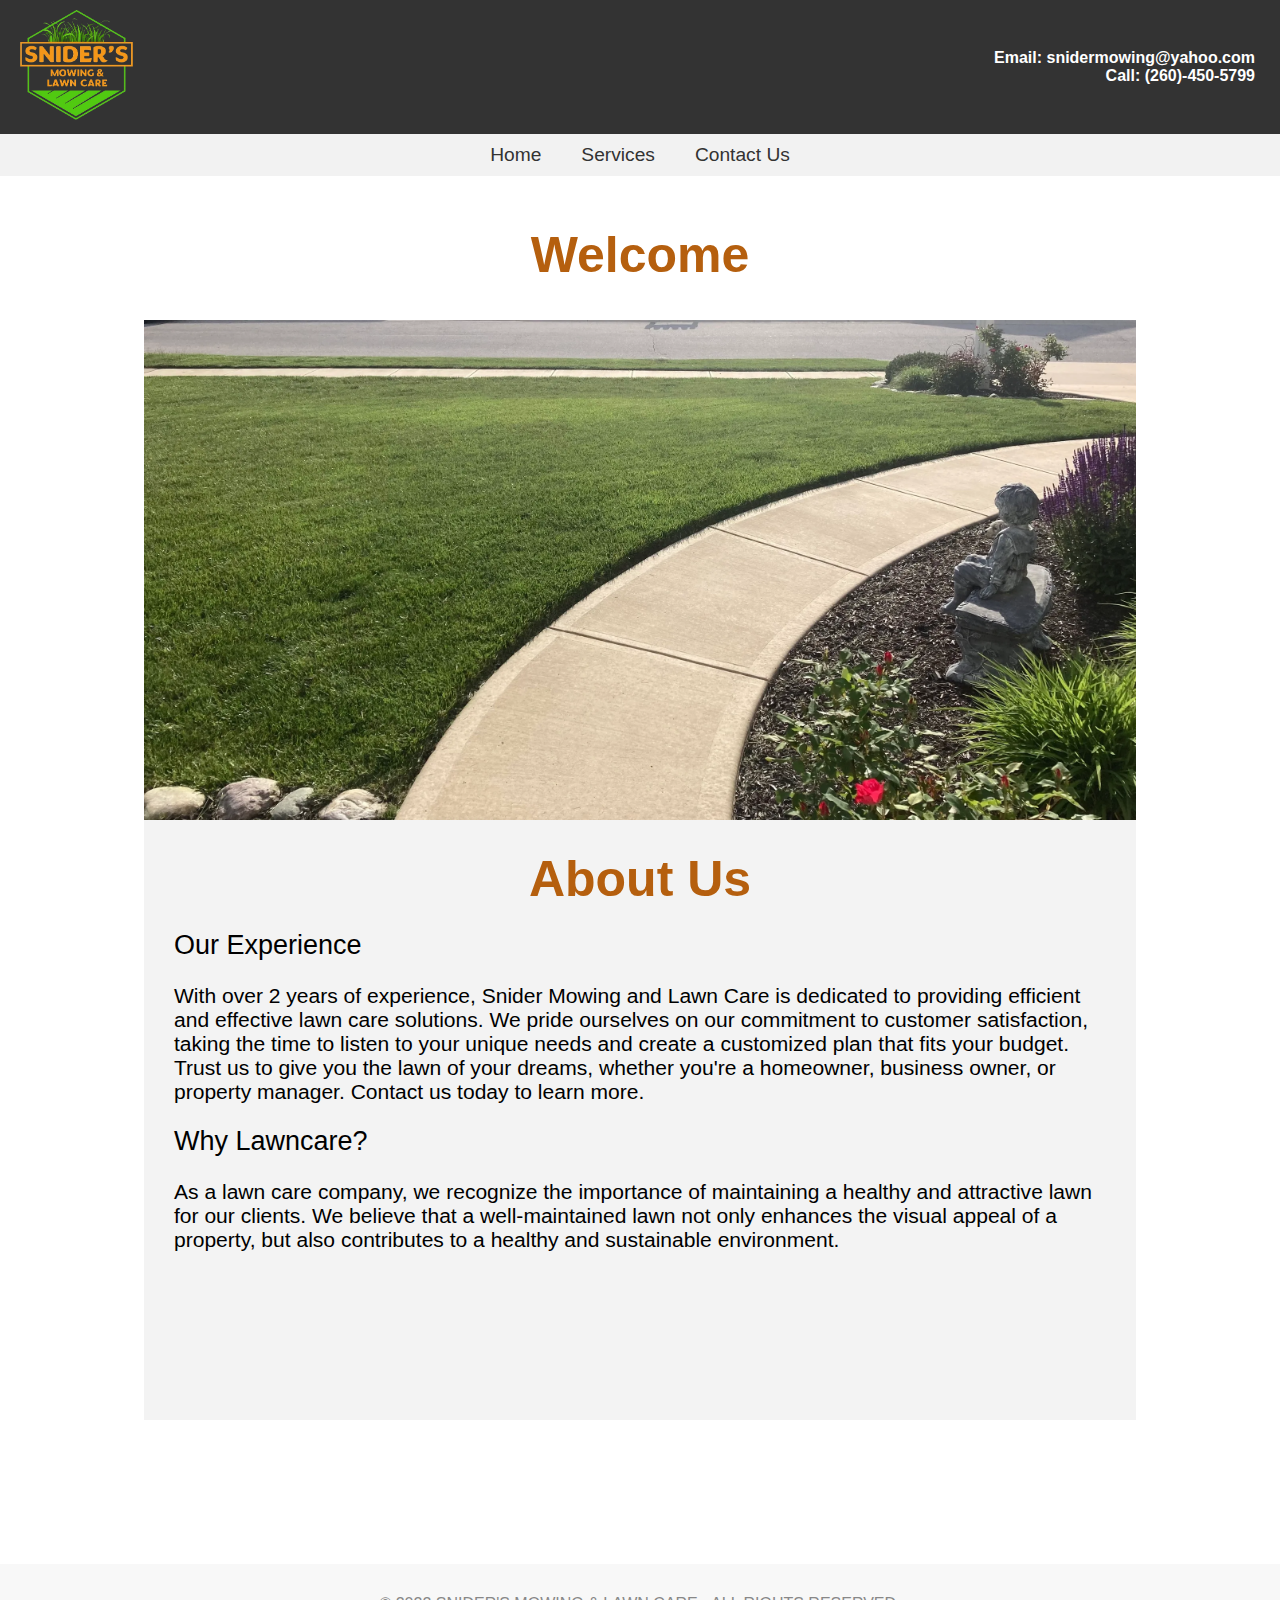
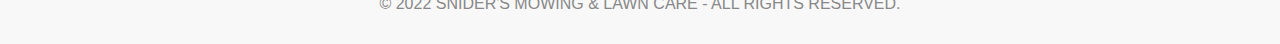
<file: RyansWebsite/index.html>
<!-- Author: Ethan Bowles
     Date: March 1, 2023
     Version: 1.1
 -->

<!DOCTYPE html>
<html lang="en" dir="ltr">
  <head>
    <link rel="stylesheet" href="style.css" />
    <meta charset="UTF-8">
    <meta name="description" content="Snider Mowing and Lawn Care, Fort Wayne, Indiana">
    <meta name="keywords" content="Fort Wayne, Service, Mowing, Lawnmowing, Lawncare, Fertilization, Maintenance,
    Spring Cleaning, Fall Cleaning, Aeration, Weeds, Trimming, Cutting, Grass, Yard, Lawn, Landscaping">
    <meta name="author" content="Ryan Snider">
    <meta name="viewport" content="width=device-width, initial-scale=1.0">
    <title></title>
  </head>
  <body>
    <header>
      <div class="logo">
        <img src="assets/websiteAssets/logo.png" alt="My Logo">
      </div>
      <div class="contact-info">
        <a href = "mailto: snidermowing@yahoo.com">Email: snidermowing@yahoo.com</a>
        <br>
        <a href="tel:260-450-5799">Call: (260)-450-5799</a>
      </div>
    </header>
    <nav>
      <ul>
        <li><a href="#home" class="nav-link">Home</a></li>
			  <li><a href="#services" class="nav-link">Services</a></li>
			  <li><a href="#contact" class="nav-link">Contact Us</a></li>
      </ul>
    </nav>
    <main>
      <div class="page" id="home">
        <h1>Welcome</h1>
        <br><br>
        <div class="home-body">
          <div class="image-carousel">
            <img src="assets/portfolio/yard1.webp" alt="Image 1" />
            <img src="assets/portfolio/yard2.webp" alt="Image 2" />
            <img src="assets/portfolio/yard3.webp" alt="Image 3" />
            <img src="assets/portfolio/yard4.webp" alt="Image 4" />
            <img src="assets/portfolio/yard5.webp" alt="Image 5" />
            <img src="assets/portfolio/yard6.webp" alt="Image 6" />

          </div>
          <div class="aboutMeContainer">
            <div class="aboutMeText">
              <div class="aboutMeTextContainer">
                <h1>About Us</h1>
                <h2>Our Experience</h2>
                <h3>With over 2 years of experience, Snider Mowing and Lawn Care is dedicated to providing efficient and effective lawn care solutions. We pride ourselves on our commitment to customer satisfaction, taking the time to listen to your unique needs and create a customized plan that fits your budget. Trust us to give you the lawn of your dreams, whether you're a homeowner, business owner, or property manager. Contact us today to learn more.</h3>
                <h2>Why Lawncare?</h2>
                <h3>As a lawn care company, we recognize the importance of maintaining a healthy and attractive lawn for our clients. We believe that a well-maintained lawn not only enhances the visual appeal of a property, but also contributes to a healthy and sustainable environment.</h3>
              </div>
            </div>
            <div class="aboutMeImg">
              <img src="assets/websiteAssets/logo2.png" alt="Main Port"/>
            </div>
          </div>
        </div>
      </div>
      <div class="page" id="services">
        <h1>Our Services</h1>
        <div class="service" style="background-color: white;">
          <div class="text">
            <h2>Lawn & Yard Maintencance</h2>
            <p>Tired of mowing your lawn and yard? Let us do the hard work and make your yard the envy of the neighborhood!</p>
          </div>
          <div class="image">
            <img src="assets/websiteAssets/grassicon.png" alt="Lawn and Yard Service Image">
          </div>
        </div>
        <div class="service" style="flex-direction: row-reverse;">
          <div class="text" style="text-align: right;">
            <h2>Mowing</h2>
            <p>Our mowing services will leave your grass looking like a freshly cut field at the baseball stadium.</p>
          </div>
          <div class="image">
            <img src="assets/websiteAssets/mowericon.png" alt="Lawn and Yard Service Image">
          </div>
        </div>
        <div class="service" style="background-color: white;">
          <div class="text">
            <h2>Hedge and Bush Trimming</h2>
            <p>From sculpting hedges to trimming unruly bushes, our hedge and bush trimming service will give your landscape the perfect shape and symmetry it deserves.
            </p>
          </div>
          <div class="image">
            <img src="assets/websiteAssets/trimmingicon.png" alt="Lawn and Yard Service Image">
          </div>
        </div>
        <div class="service" style="flex-direction: row-reverse;">
          <div class="text" style="text-align: right;">
            <h2>Fertilizer Treatment and Weed Control</h2>
            <p>Say goodbye to pesky weeds and hello to lush green grass with our fertilizer treatment and weed control program.
            </p>
          </div>
          <div class="image">
            <img src="assets/websiteAssets/fertilizericon.png" alt="Lawn and Yard Service Image">
          </div>
        </div>
        <div class="service" style="background-color: white;">
          <div class="text">
            <h2>Aeration</h2>
            <p>Our aeration service will keep your grass roots healthy and strong, allowing for better water and nutrient absorption.
            </p>
          </div>
          <div class="image">
            <img src="assets/websiteAssets/aerationicon.png" alt="Lawn and Yard Service Image">
          </div>
        </div>
        <div class="service" style="flex-direction: row-reverse;">
          <div class="text" style="text-align: right;">
            <h2>Mulch and Rock Installation</h2>
            <p>Give your landscape a facelift with our mulch and rock installation services, providing both aesthetic and functional benefits.
            </p>
          </div>
          <div class="image">
            <img src="assets/websiteAssets/shovelicon.png" alt="Lawn and Yard Service Image">
          </div>
        </div>
        <div class="service" style="background-color: white;">
          <div class="text">
            <h2>Spring and Fall Clean Up</h2>
            <p>Let us take care of your spring and fall clean up needs so you can spend more time enjoying the beauty of your yard rather than cleaning it up!
            </p>
          </div>
          <div class="image">
            <img src="assets/websiteAssets/rakeicon.png" alt="Lawn and Yard Service Image">
          </div>
        </div>
      </div>
      <div class="page" id="contact">
        <h1>Contact Us</h1><br>
        <div class="contact-page">
          <div class="text">
            <h2>How can we help?</h2>
            <p>Effective communication is vital for our lawn care company to ensure that our clients receive the best possible service and their expectations are met. If you have any questions or wish to use our services please contact us below.</p>
            <p><strong>Email:</strong> <a href="mailto:snidermowing@yahoo.com" style="color: rgb(181, 95, 14); text-decoration: none;">snidermowing@yahoo.com</a></p>
            <p><strong>Phone:</strong> <a href="tel:2064505799" style="color: rgb(181, 95, 14); text-decoration: none;">(260) 450-5799</a></p>
            <p><strong>Address:</strong> 1115 Almdale Drive, Fort Wayne, Indiana 46818, United States</p>
            <p><strong>Areas We Serve:</strong> Fort Wayne, Indiana</p>
          </div>
          <div class="image">
            <img src="assets/websiteAssets/phoneIcon.png" alt="Phone Icon">
          </div>
        </div>
      </div>
    </div>
  </main>
  <footer>
    <p>&copy; 2022 SNIDER'S MOWING & LAWN CARE - ALL RIGHTS RESERVED.</p>
    <script type = "text/javascript" src="scripts/myscripts.js"></script>
  </footer>
</html>
</file>
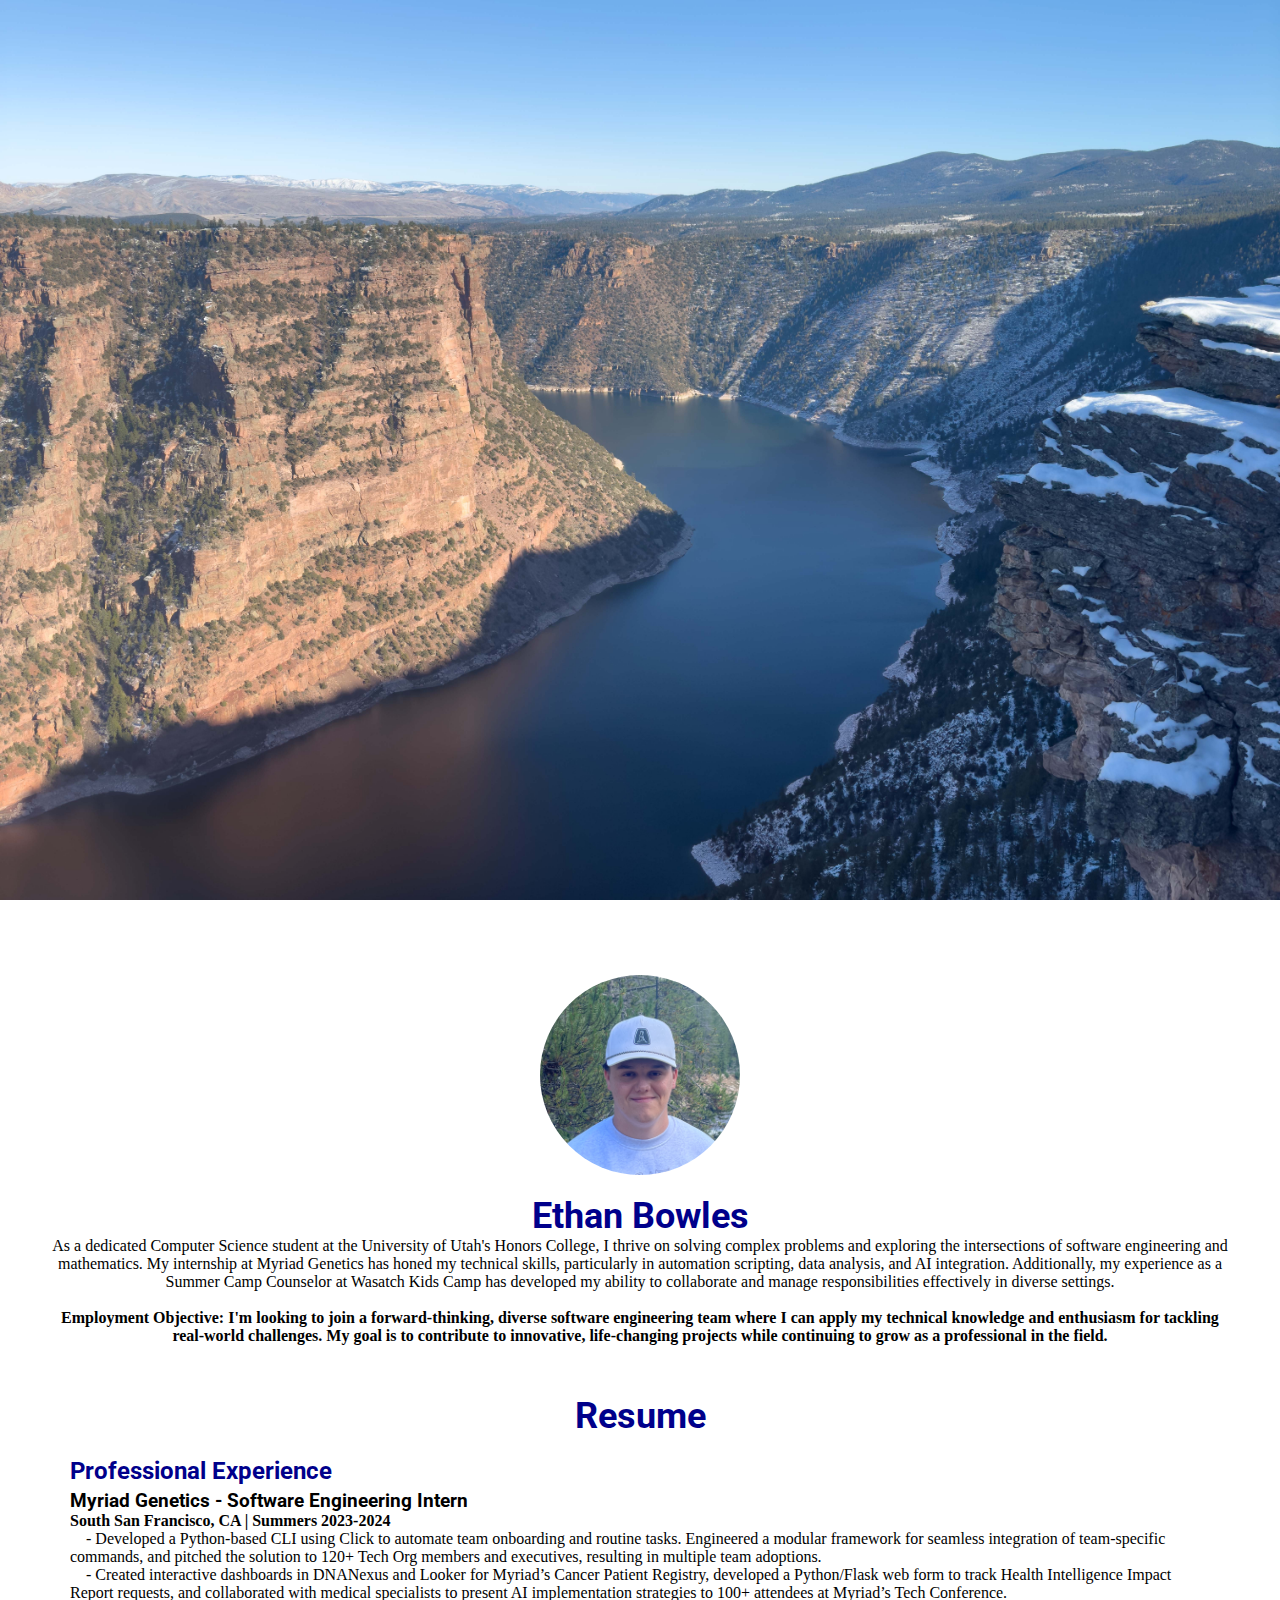
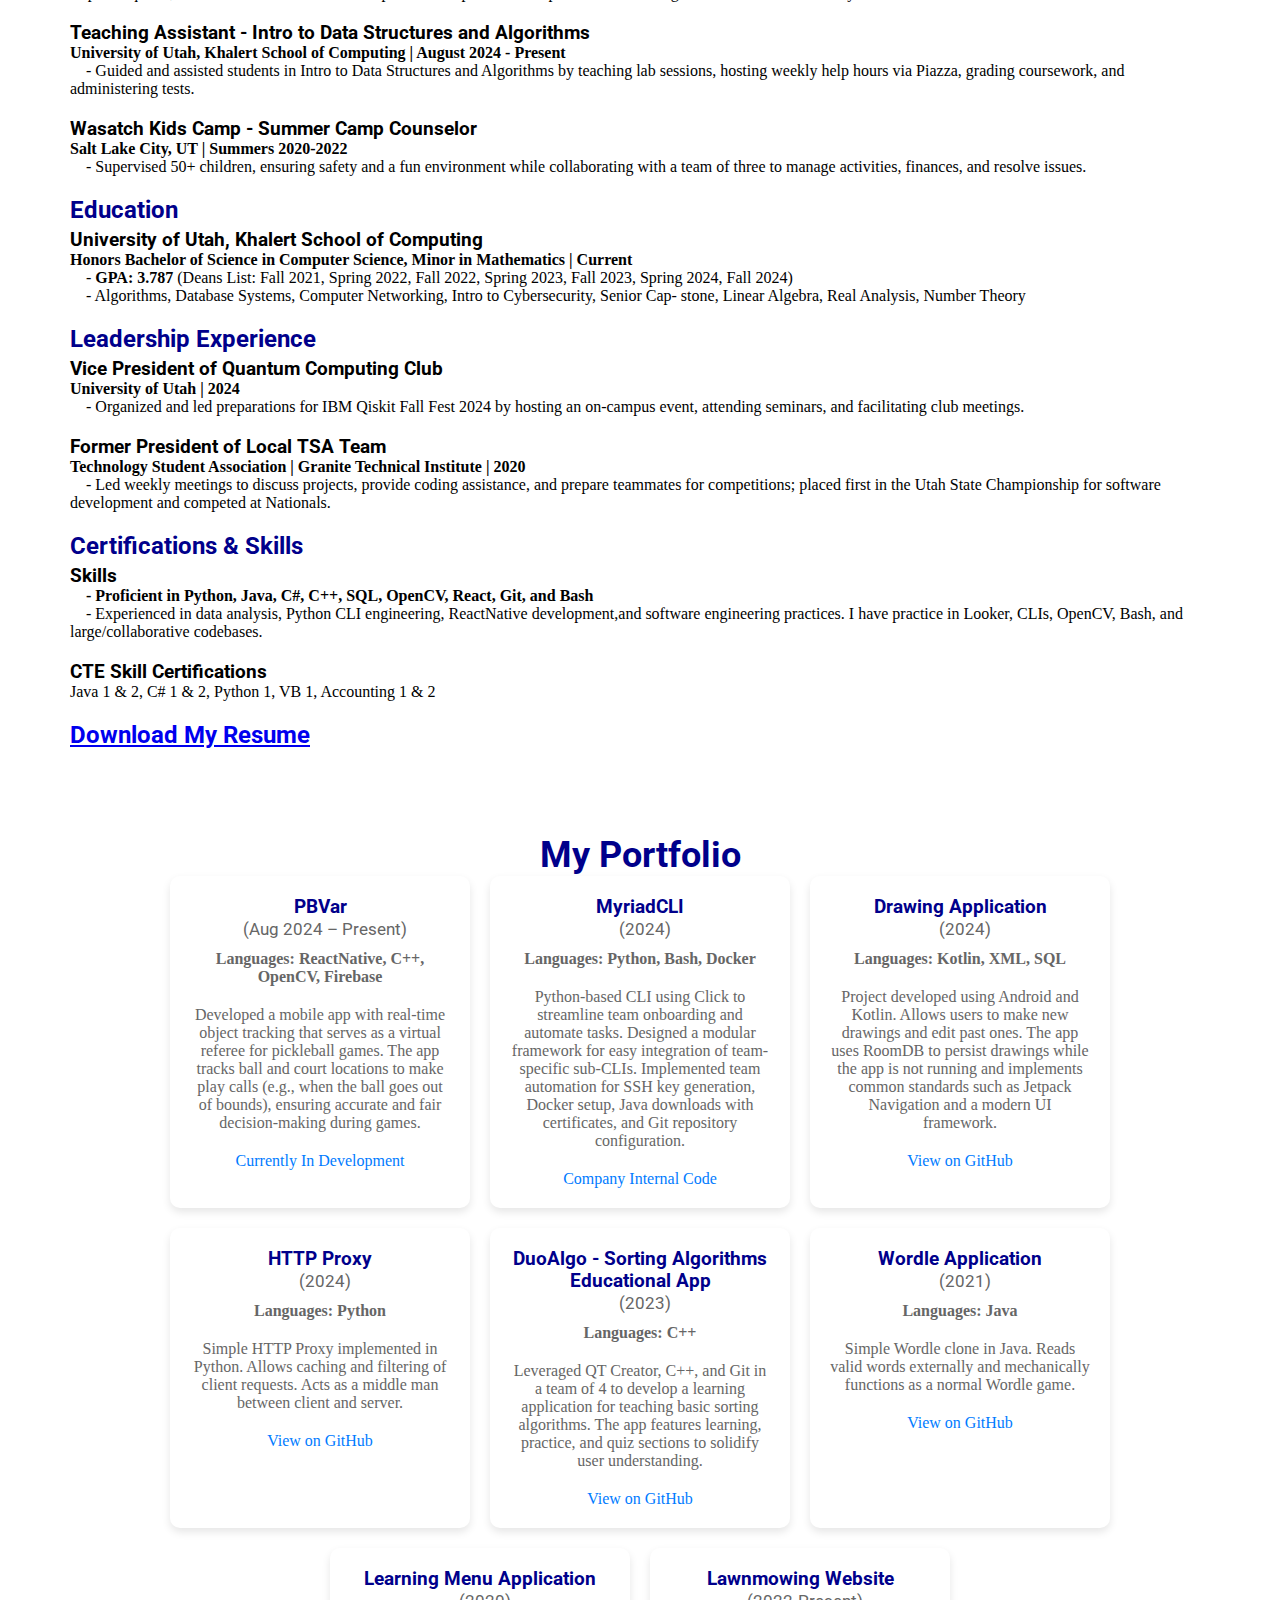
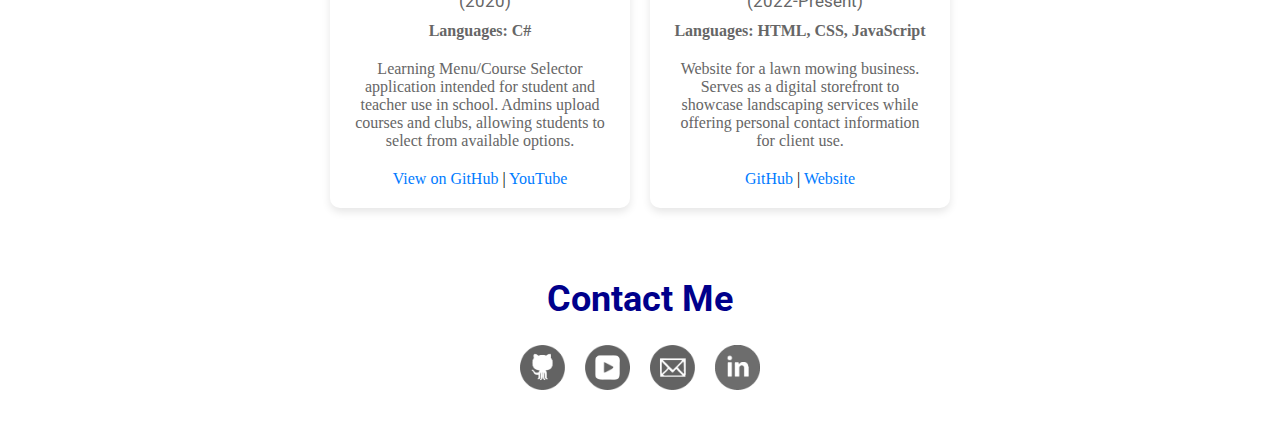
<file: Website/index.html>
<!DOCTYPE html>
<html lang="en">
<head>
  <meta charset="UTF-8">
  <meta name="viewport" content="width=device-width, initial-scale=1.0">
  <meta name="description" content="Ethan Bowles Portfolio and Resume">
  <meta name="keywords" content="Software Engineering, Portfolio, Resume, Ethan Bowles">
  <meta name="author" content="Ethan Bowles">
  <title>Your Portfolio & Resume</title>
  <link rel="stylesheet" href="style.css">
  <script type="text/javascript" src="Scripts/myscripts.js"></script>
</head>
<body>
  <div class="background">
    <div class="welcome-container">
      <div class="welcome-text" id="welcome-text">
        <script>
          welcomeText(" - Hi I'm Ethan - ");
        </script>
      </div>
    </div>
  </div>
  <header>
    <div class="profile-pic-container">
      <img src="assets/proimg.png" alt="Ethan Bowles" class="profile-pic">
    </div>
    <h1>Ethan Bowles</h1>
    <p class="mission-statement">
      As a dedicated Computer Science student at the University of Utah's Honors College, I thrive on solving complex problems and exploring the intersections of software engineering and mathematics.
      My internship at Myriad Genetics has honed my technical skills, particularly in automation scripting, data analysis, and AI integration. 
      Additionally, my experience as a Summer Camp Counselor at Wasatch Kids Camp has developed my ability to collaborate and manage responsibilities effectively in diverse settings.
    </p>
    <br>
    <p class="employment-objective">
      <strong>
        Employment Objective: I'm looking to join a forward-thinking, diverse software engineering team where I can apply my technical knowledge and enthusiasm for tackling real-world challenges. 
        My goal is to contribute to innovative, life-changing projects while continuing to grow as a professional in the field.
      </strong>
    </p>
  </header>
  <div class="container">
    <div class="left-column">
      <section class="resume-section">
        <h1 align="center">Resume</h1>
        <section class="resume-section">
          <h2>Professional Experience</h2>
          <div class="resume-item">
            <h3>Myriad Genetics - Software Engineering Intern</h3>
            <p><strong>South San Francisco, CA | Summers 2023-2024</strong></p>
            <p>&nbsp;&nbsp;&nbsp;&nbsp;- Developed a Python-based CLI using Click to automate team onboarding and routine tasks. Engineered a modular
              framework for seamless integration of team-specific commands, and pitched the solution to 120+ Tech Org members
              and executives, resulting in multiple team adoptions.
            </p>
            <p>&nbsp;&nbsp;&nbsp;&nbsp;- Created interactive dashboards in DNANexus and Looker for Myriad’s Cancer Patient Registry, developed a Python/Flask
              web form to track Health Intelligence Impact Report requests, and collaborated with medical specialists to present AI
              implementation strategies to 100+ attendees at Myriad’s Tech Conference.
            </p>
          </div>
          <div class="resume-item">
            <h3>Teaching Assistant - Intro to Data Structures and Algorithms</h3>
            <p><strong>University of Utah, Khalert School of Computing | August 2024 - Present</strong></p>
            <p>&nbsp;&nbsp;&nbsp;&nbsp;- Guided and assisted students in Intro to Data Structures and Algorithms by teaching lab sessions, hosting weekly help
              hours via Piazza, grading coursework, and administering tests.
            </p>
          </div>
          <div class="resume-item">
            <h3>Wasatch Kids Camp - Summer Camp Counselor</h3>
            <p><strong>Salt Lake City, UT | Summers 2020-2022</strong></p>
            <p>&nbsp;&nbsp;&nbsp;&nbsp;- Supervised 50+ children, ensuring safety and a fun environment while collaborating with a team of three to manage
              activities, finances, and resolve issues.
            </p>
          </div>

          <h2>Education</h2>
          <div class="resume-item">
            <h3>University of Utah, Khalert School of Computing</h3>
            <p><strong>Honors Bachelor of Science in Computer Science, Minor in Mathematics | Current</strong></p>
            <p>&nbsp;&nbsp;&nbsp;&nbsp;- <strong>GPA: 3.787</strong> (Deans List: Fall 2021, Spring 2022, Fall 2022, Spring 2023,
              Fall 2023, Spring 2024, Fall 2024)</p>
            <p>&nbsp;&nbsp;&nbsp;&nbsp;- Algorithms, Database Systems, Computer Networking, Intro to Cybersecurity, Senior Cap-
              stone, Linear Algebra, Real Analysis, Number Theory</p>
          </div>

          <h2>Leadership Experience</h2>
          <div class="resume-item">
            <h3>Vice President of Quantum Computing Club</h3>
            <p><strong>University of Utah | 2024</strong></p>
            <p>&nbsp;&nbsp;&nbsp;&nbsp;- Organized and led preparations for IBM Qiskit Fall Fest 2024 by hosting an on-campus event, attending seminars, and
              facilitating club meetings.</p>
          </div>
          <div class="resume-item">
            <h3>Former President of Local TSA Team</h3>
            <p><strong>Technology Student Association | Granite Technical Institute | 2020</strong></p>
            <p>&nbsp;&nbsp;&nbsp;&nbsp;- Led weekly meetings to discuss projects, provide coding assistance, and prepare teammates for competitions; placed
              first in the Utah State Championship for software development and competed at Nationals.</p>
          </div>

          <h2>Certifications & Skills</h2>
          <div class="resume-item">
            <h3>Skills</h3>
            <p><strong>&nbsp;&nbsp;&nbsp;&nbsp;- Proficient in Python, Java, C#, C++, SQL, OpenCV, React, Git, and Bash</strong></p>
            <p>&nbsp;&nbsp;&nbsp;&nbsp;- Experienced in data analysis, Python CLI engineering, ReactNative development,and software engineering practices. I have practice in Looker, CLIs, OpenCV, Bash, and large/collaborative codebases.</p>
          </div>
          <div class="resume-item">
            <h3>CTE Skill Certifications</h3>
            <p>Java 1 & 2, C# 1 & 2, Python 1, VB 1, Accounting 1 & 2</p>
          </div>

          <h2><a href="assets/resume.pdf" download>Download My Resume</a></h2>
        </section>
      </section>
    </div>
    <div class="right-column">
      <section class="portfolio">
        <h1>My Portfolio</h1>
        <div class="portfolio-container">
          <!-- PBVar -->
          <div class="card">
            <h3>PBVar <br><span class="year">(Aug 2024 – Present)</span></h3>
            <p><strong>Languages: ReactNative, C++, OpenCV, Firebase</strong></p>
            <p>Developed a mobile app with real-time object tracking that serves as a virtual referee for pickleball games. The app tracks ball and court locations to make play calls (e.g., when the ball goes out of bounds), ensuring accurate and fair decision-making during games.</p>
            <a>Currently In Development</a>
          </div>

          <!-- MyriadCLI -->
          <div class="card">
            <h3>MyriadCLI <br><span class="year">(2024)</span></h3>
            <p><strong>Languages: Python, Bash, Docker</strong></p>
            <p>Python-based CLI using Click to streamline team onboarding and automate tasks. Designed a modular framework for easy integration of team-specific sub-CLIs. Implemented team automation for SSH key generation, Docker setup, Java downloads with certificates, and Git repository configuration.</p>
            <a>Company Internal Code</a>
          </div>

          <!-- Drawing Application -->
          <div class="card">
            <h3>Drawing Application <br><span class="year">(2024)</span></h3>
            <p><strong>Languages: Kotlin, XML, SQL</strong></p>
            <p>Project developed using Android and Kotlin. Allows users to make new drawings and edit past ones. The app uses RoomDB to persist drawings while the app is not running and implements common standards such as Jetpack Navigation and a modern UI framework.</p>
            <a href="https://github.com/ethanbowles03/WebsitePortfolio/" target="_blank">View on GitHub</a>
          </div>

          <!-- HTTP Proxy -->
          <div class="card">
            <h3>HTTP Proxy <br><span class="year">(2024)</span></h3>
            <p><strong>Languages: Python</strong></p>
            <p>Simple HTTP Proxy implemented in Python. Allows caching and filtering of client requests. Acts as a middle man between client and server.</p>
            <a href="https://github.com/ethanbowles03/WebsitePortfolio/" target="_blank">View on GitHub</a>
          </div>

          <!-- DuoAlgo -->
          <div class="card">
            <h3>DuoAlgo - Sorting Algorithms Educational App <br><span class="year">(2023)</span></h3>
            <p><strong>Languages: C++</strong></p>
            <p>Leveraged QT Creator, C++, and Git in a team of 4 to develop a learning application for teaching basic sorting algorithms. The app features learning, practice, and quiz sections to solidify user understanding.</p>
            <a href="https://github.com/ethanbowles03/WebsitePortfolio/" target="_blank">View on GitHub</a>
          </div>

          <!-- Wordle Application -->
          <div class="card">
            <h3>Wordle Application <br><span class="year">(2021)</span></h3>
            <p><strong>Languages: Java</strong></p>
            <p>Simple Wordle clone in Java. Reads valid words externally and mechanically functions as a normal Wordle game.</p>
            <a href="https://github.com/ethanbowles03/WebsitePortfolio/" target="_blank">View on GitHub</a>
          </div>

          <!-- Learning Menu Application -->
          <div class="card">
            <h3>Learning Menu Application <br><span class="year">(2020)</span></h3>
            <p><strong>Languages: C#</strong></p>
            <p>Learning Menu/Course Selector application intended for student and teacher use in school. Admins upload courses and clubs, allowing students to select from available options.</p>
            <a href="https://github.com/ethanbowles03/WebsitePortfolio/" target="_blank">View on GitHub</a>
            |
            <a href="https://youtu.be/2jiGsc7BIao" target="_blank">YouTube</a>
          </div>

          <!-- Lawnmowing Website -->
          <div class="card">
            <h3>Lawnmowing Website <br><span class="year">(2022-Present)</span></h3>
            <p><strong>Languages: HTML, CSS, JavaScript</strong></p>
            <p>Website for a lawn mowing business. Serves as a digital storefront to showcase landscaping services while offering personal contact information for client use.</p>
            <a href="https://github.com/ethanbowles03/WebsitePortfolio/" target="_blank">GitHub</a>
            |
            <a href="https://snidermowing.com" target="_blank">Website</a>
          </div>
        </div>
      </section>
    </div>
  </div>
  <footer>
    <div class="contact-wrapper">
      <div class="contact-title" id="contact-anchor">
        <h1>Contact Me</h1>
      </div>
      <ul class="social-contacts">
        <li><a href="https://www.github.com/ethanbowles03">
            <img src="assets/gitlogo.png" alt="GitHub">
          </a></li>
        <li><a href="https://www.youtube.com/channel/UCl81pHF8GsP_qCo_fiWxa7g">
            <img src="assets/youtubelogo.png" alt="YouTube">
          </a></li>
        <li><a href="mailto:ethan.p.bowles@gmail.com">
            <img src="assets/mailogo.png" alt="Email">
          </a></li>
        <li><a href="https://www.linkedin.com/in/ethanbowles/">
            <img src="assets/linkedin.png" alt="LinkedIn">
          </a></li>
      </ul>
    </div>
  </footer>
</body>
</html>
</file>
<file: RyansWebsite/style.css>
/* Author: Ethan Bowles
Date: March 1, 2023
Version: 1.1 */

body {
	margin: 0;
	padding: 0;
  width: 100%;
	font-family: sans-serif;
}

header {
	background-color: #333;
	color: #fff;
	display: flex;
	justify-content: space-between;
	align-items: center;
	padding: 10px 20px;
}

.logo img {
	height: 110px;
}

.contact-info {
	text-align: right;
}

.contact-info a {
	margin: 0;
	padding: 5px;
  font-weight: 900;
  color: white;
  text-decoration: none;
}

nav {
	background-color: #f2f2f2;
	padding: 10px;
}

nav ul {
	list-style: none;
	margin: 0;
	padding: 0;
	display: flex;
	justify-content: center;
	align-items: center;
}

nav ul li {
	margin: 0 10px;
}

nav ul li a {
	text-decoration: none;
  font-size: larger;
	color: #333;
	padding: 5px 10px;
	border-radius: 5px;
}

nav ul li a:hover {
  text-decoration: underline;
	background-color: #f8f8f8;
}

main {
	margin: 20px;
}

.page {
	display: none;
  text-align: center;
}

.page h1{
	margin-top: 50px;
  margin-bottom: 0;
  font-size: 50px;
  color: rgb(181, 95, 14);
}

.page.active {
	display: block;
}

.page .home-body{
  display:flex;
  display: -webkit-flex;
  flex-direction: column;
  -webkit-flex-direction: column;
  justify-content:center;
  -webkit-justify-content:center;
  align-items:center;
  -webkit-align-items:center;
}

.home-body .image-carousel {
  width: 1200px;
  height: 500px;
  position: relative;
  overflow: hidden;
}

.image-carousel img {
  width: 100%;
  height: 100%;
  object-fit: cover;
  position: absolute;
  top: 0;
  left: 0;
  opacity: 0;
  transition: opacity 1s ease-in-out;
}

.image-carousel img:first-child {
  opacity: 1;
}

.image-carousel img.active {
  opacity: 1;
}

.home-body .aboutMeContainer{
  width:1200px;
  height:600px;
  margin: 0% 10% 10% 10%;
  background: #f3f3f3;
  position: relative;
  display: inline-flex;
  text-align: left;
}

.aboutMeContainer .aboutMeText{
  margin: 0;
  width: 50%;
  height: 100%;
  position:relative;
  display: block;
  color: black;
}

.aboutMeText .aboutMeTextContainer{
  padding: 30px 30px 0 30px;
  height: 100%;
  overflow: hidden;
}

.aboutMeTextContainer h1{
  margin: 0;
  text-align: center;
  color: rgb(181, 95, 14);
}

.aboutMeTextContainer h2{
  font-weight: 500;
}

.aboutMeTextContainer h3{
  margin: 0;
  font-weight: 100;
}

.aboutMeContainer .aboutMeImg{
  margin: 0;
  width: 50%;
  height: 100%;
  position:relative;
  display: flex;
  justify-content: center;
  align-items: center;
  overflow: hidden;
}

.aboutMeImg img{
  object-fit: cover;
  overflow: hidden;
  height: 400px;
}

.service {
  display: inline-flex;
  width: 80%;
  margin: 0 10%;
  align-items: center;
  justify-content:space-between;
  background-color: #f8f8f8;
  text-align: left;
  height:15vw;
  max-height: 200px;
}

.text {
  padding: 5%;
  width: 70%;
}

.text h2 {
  margin: 0;
  font-size: 36px;
  font-weight: 300;
}

.text p {
  margin: 3px;
  font-size: 24px;
  font-weight: 200;
}

.image img {
  object-fit: fill;
  width: auto;
  height:15vw;
  max-height: 200px;
}

.contact-page {
  display: inline-flex;
  width: 80%;
  margin: 0 10%;
  align-items: center;
  justify-content:space-between;
  background-color: #f8f8f8;
  text-align: left;
  height: 40vw;
  max-height: 400px;
}

.contact-page .text{
  padding: 5%;
  width: 70%;
}

.contact-page .image{
  object-fit: fill;
  width: auto;
  height:18vw;
  max-height: 200px;
  margin-right: 20px;
}

footer {
  text-align: center;
  background-color: #f8f8f8;
  padding: 15px;
  box-sizing:border-box;
  bottom:0;
  left:0;
}

footer p {
  color: #888;
}

@media (max-width: 1300px) {
  .home-body .aboutMeContainer{
    width: 80%;
    font-size: large;
    display: flex;
  }

  .home-body .image-carousel{
    width: 80%;
    height: 50vw;
    max-height: 500px;
  }

  .aboutMeContainer .aboutMeText{
    width: 100%;
    height: 100%;
  }

  .aboutMeContainer .aboutMeImg{
    display: none;
  }

  .text h2 {
    font-size: 3.5vw;
  }
  
  .text p {
    font-size: 1.8vw;
  }
}

@media (max-width: 700px) {
  .home-body .aboutMeContainer{
    height: 700px;
  }
  .aboutMeTextContainer h2{
    margin: 5px;
  }

  .aboutMeText h3{
    font-size: medium;
  }
}
</file>
<file: Website/style.css>
@import url('https://fonts.googleapis.com/css2?family=Roboto:wght@400;700&display=swap');

/* Reset styles */
* {
    margin: 0;
    padding: 0;
    box-sizing: border-box;
}

/* Typography */
h1,
h2,
h3 {
    font-weight: bold;
    font-family: 'Roboto', sans-serif;
}

h1 {
    font-size: 36px;
    color: #00008B;
}

h2 {
    color: #00008B;
}

/* Hover Effects */
.card:hover {
    box-shadow: 0 8px 16px rgba(0, 0, 0, 0.2);
}

/* Layout */
.container {
    display: flex;
    padding: 20px;
}

.left-column,
.right-column {
    width: 50%;
    padding: 0 20px;
}

/* Header */
header {
    text-align: center;
    padding: 50px;
    padding-top: 75px;
    padding-bottom: 0;
    margin-left: auto;
    margin-right: auto;
    max-width: 1500px;
}

/* Resume Section */
.resume-section {
    padding: 20px;
}

.resume-section h2 {
    margin-bottom: 5px;
}

.resume-item {
    margin-bottom: 20px;
}

/* Portfolio Section */
.portfolio {
    padding: 20px;
    text-align: center;
}

.portfolio-container {
    display: flex;
    flex-wrap: wrap;
    justify-content: center;
    gap: 20px;
}

.card {
    width: 300px;
    padding: 20px;
    border-radius: 10px;
    box-shadow: 0 4px 8px rgba(0, 0, 0, 0.1);
    transition: box-shadow 0.3s ease;
}

.card h3 {
    color: #00008B;
    margin-bottom: 10px;
}

.card p {
    color: #666;
    margin-bottom: 20px;
}

.card a {
    color: #007bff;
    text-decoration: none;
}

/* Footer */
footer {
    text-align: center;
    padding: 20px;
}

footer a {
    margin: 0 10px;
    text-decoration: none;
    color: #007bff;
}

/* Responsive Design */
@media screen and (max-width: 1500px) {
    .container {
        flex-direction: column;
    }

    .left-column,
    .right-column {
        width: 100%;
        padding: 10px;
    }
}

.background {
    background: url("assets/background.jpg") no-repeat;
    height: 100vh;
    z-index: -1;
    background-size: cover;
    background-position: center;
    background-attachment: fixed;
}

.background .welcome-container {
    position: absolute;
    margin: auto;
    width: 100%;
    top: 40%;
    text-align: center;
    transition: all 0.3s ease;
    font-size: 75px;
    font-style: oblique;
    font-weight: 900;
    color: white;
}

.contact-wrapper .social-contacts {
    list-style: none;
    display: inline-flex;
    align-content: center;
    justify-content: center;
    padding: 25px;
    width: 100%;
}

.social-contacts li a img {
    max-width: 45px;
}

.profile-pic-container {
    display: flex;
    justify-content: center;
    margin-bottom: 20px;
}

.profile-pic {
    width: 200px;
    height: 200px;
    border-radius: 50%;
    object-fit: cover;
}

.year {
    font-weight: normal;
    font-size: 0.9em;
    color: #666;
    margin-left: 10px;
}
</file>
